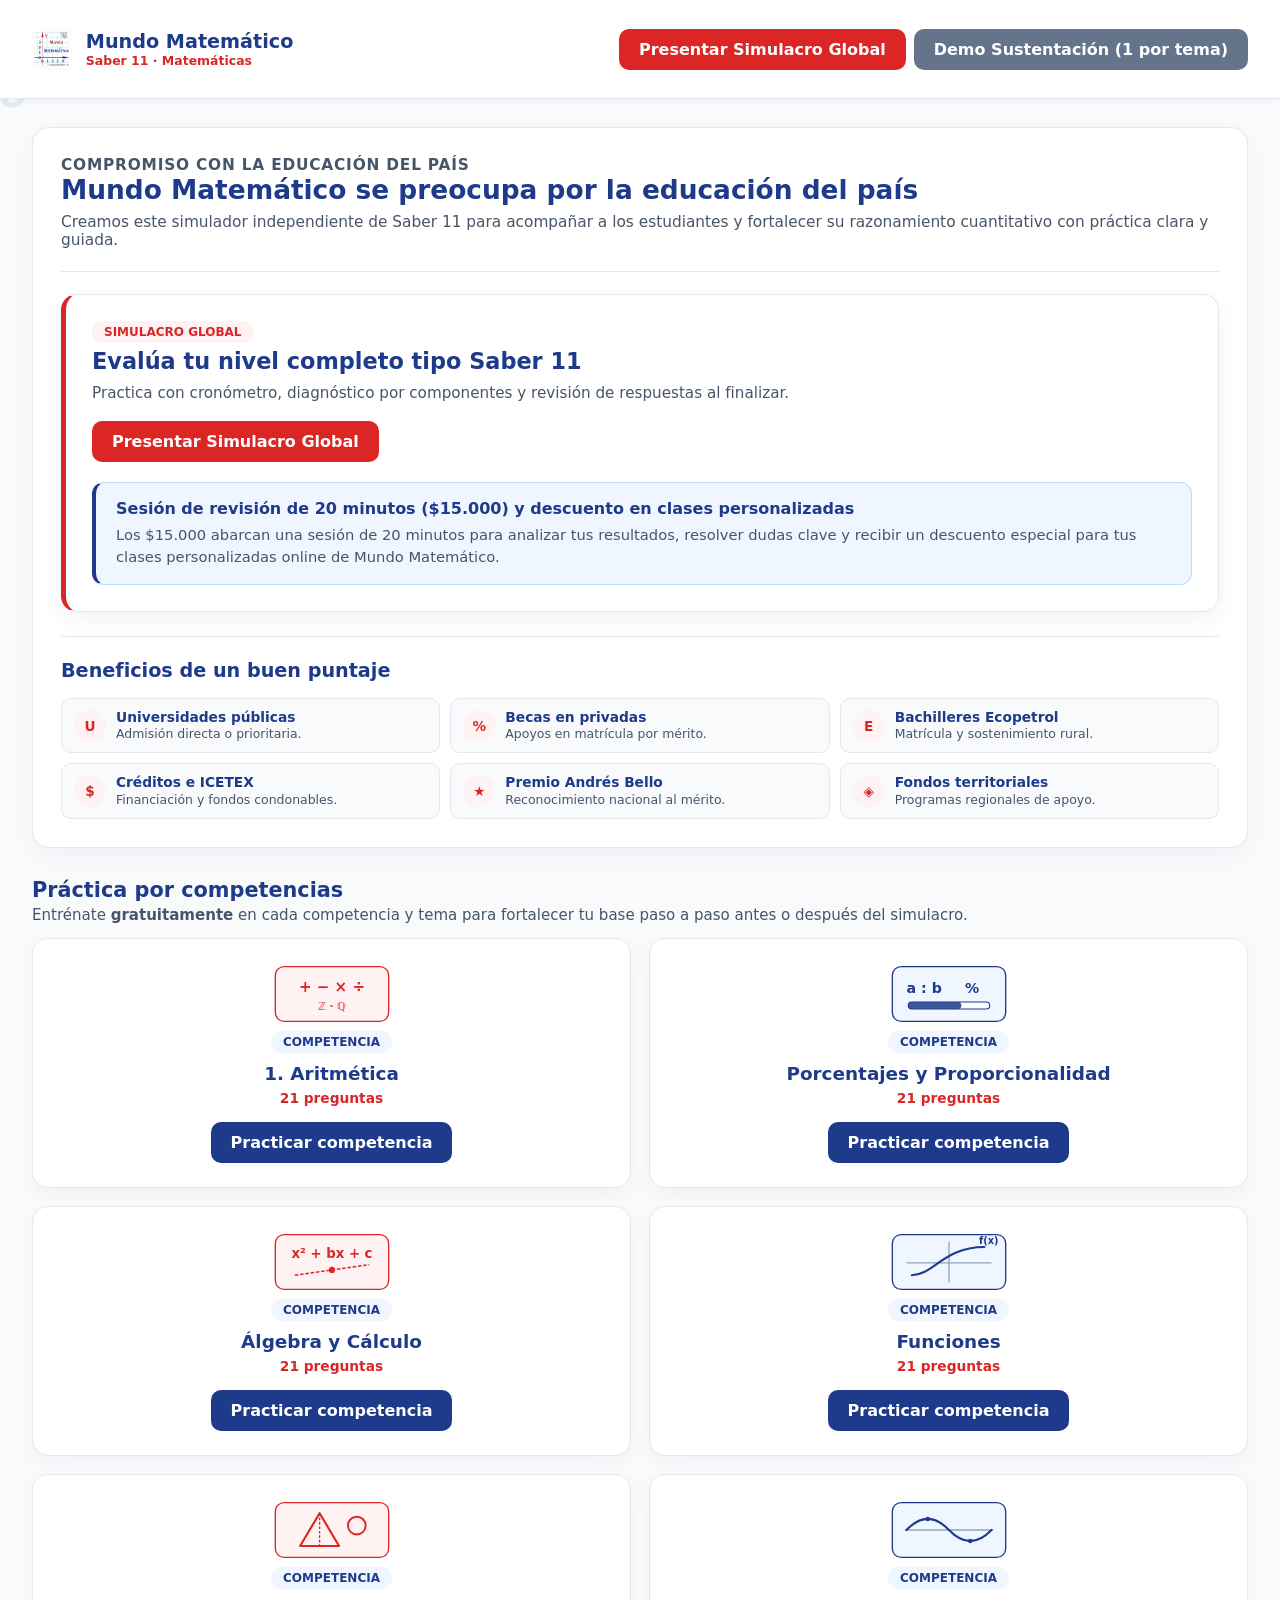
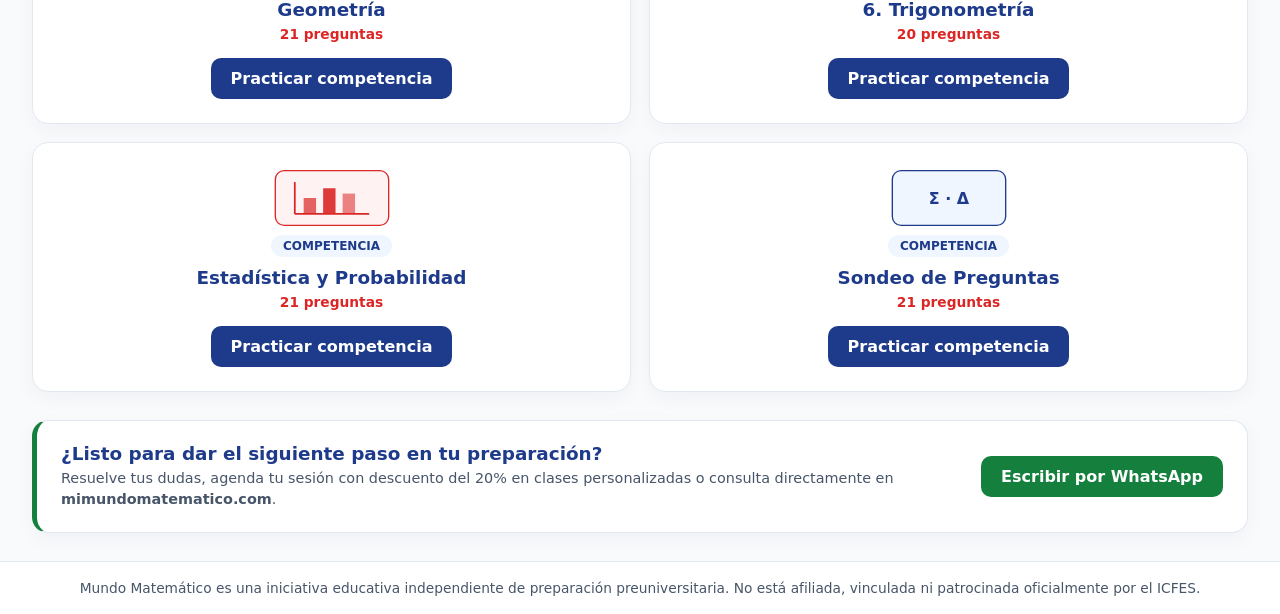
<file: index.html>
<!DOCTYPE html>
<html lang="es">
<head>
  <meta charset="UTF-8" />
  <meta name="viewport" content="width=device-width, initial-scale=1.0" />
  <title>Mundo Matemático — Simulador Saber 11</title>
  <!-- Hoja de estilos principal ubicada en css/estilo.css -->
  <link rel="stylesheet" href="css/estilo.css" />
</head>
<body>

<!-- ======================================================================
       CABECERA SUPERIOR CON LOGO Y ACCESO RÁPIDO AL SIMULACRO GLOBAL
       ====================================================================== -->
  <header class="header-principal">
    <div class="logo-contenedor">
      <!-- Logo ubicado en la raíz del repositorio -->
      <img src="logo.jpg" alt="Logo Mundo Matemático" />
      <div>
        <span class="titulo-sitio">Mundo Matemático</span>
        <span class="sub-saber">Saber 11 · Matemáticas</span>
      </div>
    </div>

    <nav style="display: flex; gap: 8px; flex-wrap: wrap; align-items: center;">
      <a href="prueba.html?todas=1" class="boton boton-rojo" style="margin-top: 0;">Presentar Simulacro Global</a>
      <a href="prueba.html?todas=1&demo=1" class="boton boton-gris" style="margin-top: 0;">Demo Sustentación (1 por tema)</a>
    </nav>
  </header>
  <!-- ======================================================================
       CONTENEDOR PRINCIPAL DE LA PORTADA
       ====================================================================== -->
  <main id="vista" class="contenedor-principal">

    <!-- 1. APERTURA: COMPROMISO CON LA EDUCACIÓN DEL PAÍS -->
    <section class="presentacion-bienvenida">
      <p class="seccion-subtitulo">COMPROMISO CON LA EDUCACIÓN DEL PAÍS</p>
      <h1>Mundo Matemático se preocupa por la educación del país</h1>
      <p>
        Creamos este simulador independiente de Saber 11 para acompañar a los estudiantes y fortalecer su razonamiento cuantitativo con práctica clara y guiada.
      </p>

      <hr class="divisor-interno" />

      <!-- 2. BLOQUE SUPERIOR UNIDO: SIMULACRO GLOBAL + SESIÓN DE 30 MIN ($15.000) Y DESCUENTO -->
      <div class="bloque-simulacro-destacado">
        <span class="badge-rojo">SIMULACRO GLOBAL</span>
        <h2>Evalúa tu nivel completo tipo Saber 11</h2>
        <p>
          Practica con cronómetro, diagnóstico por componentes y revisión de respuestas al finalizar.
        </p>
        <a href="prueba.html?todas=1" class="boton boton-rojo">Presentar Simulacro Global</a>

        <!-- Aviso integrado junto al Simulacro Global: sesión de 20 min ($15.000) + descuento en clases personalizadas -->
        <div class="caja-aviso-azul" style="margin-top: 20px;">
          <h3>Sesión de revisión de 20 minutos ($15.000) y descuento en clases personalizadas</h3>
          <p>
            Los $15.000 abarcan una sesión de 20 minutos para analizar tus resultados, resolver dudas clave y recibir un descuento especial para tus clases personalizadas online de Mundo Matemático.
          </p>
        </div>
      </div>

      <hr class="divisor-interno" />

      <!-- 3. BENEFICIOS DE UN BUEN PUNTAJE COMPACTOS EN FILA PARALELA -->
      <h2 class="subtitulo-beneficios">Beneficios de un buen puntaje</h2>

      <div class="lista-beneficios-compacta">
        <div class="item-beneficio-compacto">
          <div class="circulo-icono">U</div>
          <div>
            <strong>Universidades públicas</strong>
            <span>Admisión directa o prioritaria.</span>
          </div>
        </div>

        <div class="item-beneficio-compacto">
          <div class="circulo-icono">%</div>
          <div>
            <strong>Becas en privadas</strong>
            <span>Apoyos en matrícula por mérito.</span>
          </div>
        </div>

        <div class="item-beneficio-compacto">
          <div class="circulo-icono">E</div>
          <div>
            <strong>Bachilleres Ecopetrol</strong>
            <span>Matrícula y sostenimiento rural.</span>
          </div>
        </div>

        <div class="item-beneficio-compacto">
          <div class="circulo-icono">$</div>
          <div>
            <strong>Créditos e ICETEX</strong>
            <span>Financiación y fondos condonables.</span>
          </div>
        </div>

        <div class="item-beneficio-compacto">
          <div class="circulo-icono">★</div>
          <div>
            <strong>Premio Andrés Bello</strong>
            <span>Reconocimiento nacional al mérito.</span>
          </div>
        </div>

        <div class="item-beneficio-compacto">
          <div class="circulo-icono">◈</div>
          <div>
            <strong>Fondos territoriales</strong>
            <span>Programas regionales de apoyo.</span>
          </div>
        </div>
      </div>
    </section>

    <!-- 4. PRÁCTICA POR TEMAS / COMPETENCIAS (INVITACIÓN A ENTRENAR GRATIS) -->
    <div class="cabecera-competencias">
      <h2 class="titulo-modulos" style="margin-bottom: 0;">Práctica por competencias</h2>
      <p>
        Entrénate <strong>gratuitamente</strong> en cada competencia y tema para fortalecer tu base paso a paso antes o después del simulacro.
      </p>
    </div>
    <div id="rejilla"></div>

    <!-- 5. LLAMADO A LA ACCIÓN CON WHATSAPP Y DOMINIO -->
    <section class="bloque-cta-final">
      <div>
        <h3>¿Listo para dar el siguiente paso en tu preparación?</h3>
        <p>
          Resuelve tus dudas, agenda tu sesión con descuento del 20% en clases personalizadas o consulta directamente en <strong>mimundomatematico.com</strong>.
        </p>
      </div>
      <a
        href="https://wa.me/573115574410?text=Hola%20Mundo%20Matem%C3%A1tico%2C%20vengo%20desde%20mimundomatematico.com%20y%20quiero%20informaci%C3%B3n%20sobre%20la%20sesi%C3%B3n%20de%2030%20minutos%20(%2415)%20y%20clases%20personalizadas."
        target="_blank"
        class="boton boton-verde"
        style="margin-top: 0; white-space: nowrap;"
      >
        Escribir por WhatsApp
      </a>
    </section>

  </main>

  <!-- ======================================================================
       PIE DE PÁGINA CENTRADO
       ====================================================================== -->
  <footer class="footer-principal">
    Mundo Matemático es una iniciativa educativa independiente de preparación preuniversitaria. No está afiliada, vinculada ni patrocinada oficialmente por el ICFES.
  </footer>

  <!-- ======================================================================
       CARGA DE MÓDULOS POR TEMA CON GRÁFICOS VECTORIALES
       ====================================================================== -->
  <script type="module">
    import { cargarTemas } from "./js/temas.js";

    // Genera un gráfico geométrico o matemático limpio según el tema (sin imágenes externas ni aspecto de IA)
    function graficoPorTema(titulo = "", indice = 0) {
      const nombre = String(titulo).toLowerCase();
      const esRojo = indice % 2 === 0;
      const trazo = esRojo ? "#dc2626" : "#1e3a8a";
      const rellenoSuave = esRojo ? "#fef2f2" : "#eff6ff";
      const eje = "#94a3b8";

      const marco = `
        <rect x="6" y="4" width="128" height="62" rx="10" fill="${rellenoSuave}" stroke="${trazo}" stroke-width="1.5" />
      `;

      // 1. Porcentajes y Proporcionalidad (antes de aritmética para que no se confundan)
      if (nombre.includes("porcent") || nombre.includes("proporc") || nombre.includes("razón") || nombre.includes("razon")) {
        return `
          <svg viewBox="0 0 140 70" width="126" height="62" aria-hidden="true" style="margin-bottom: 6px;">
            ${marco}
            <text x="42" y="34" text-anchor="middle" fill="${trazo}" font-size="16" font-weight="800" font-family="system-ui, sans-serif">a : b</text>
            <text x="96" y="34" text-anchor="middle" fill="${trazo}" font-size="16" font-weight="800" font-family="system-ui, sans-serif">%</text>
            <rect x="24" y="44" width="92" height="8" rx="4" fill="#ffffff" stroke="${trazo}" stroke-width="1.2" />
            <rect x="24" y="44" width="60" height="8" rx="4" fill="${trazo}" opacity="0.85" />
          </svg>
        `;
      }

      // 2. Aritmética
      if (nombre.includes("aritm")) {
        return `
          <svg viewBox="0 0 140 70" width="126" height="62" aria-hidden="true" style="margin-bottom: 6px;">
            ${marco}
            <text x="70" y="33" text-anchor="middle" fill="${trazo}" font-size="17" font-weight="800" font-family="system-ui, sans-serif">+  −  ×  ÷</text>
            <text x="70" y="53" text-anchor="middle" fill="${trazo}" font-size="12" font-weight="700" font-family="system-ui, sans-serif" opacity="0.85">ℤ · ℚ</text>
          </svg>
        `;
      }

      // 3. Funciones (plano cartesiano con curva f(x))
      if (nombre.includes("func")) {
        return `
          <svg viewBox="0 0 140 70" width="126" height="62" aria-hidden="true" style="margin-bottom: 6px;">
            ${marco}
            <line x1="22" y1="36" x2="118" y2="36" stroke="${eje}" stroke-width="1.5" />
            <line x1="70" y1="12" x2="70" y2="58" stroke="${eje}" stroke-width="1.5" />
            <path d="M 28,50 C 52,50 64,18 110,18" fill="none" stroke="${trazo}" stroke-width="2.4" stroke-linecap="round" />
            <text x="104" y="15" fill="${trazo}" font-size="11" font-weight="800" font-family="system-ui, sans-serif">f(x)</text>
          </svg>
        `;
      }

      // 4. Trigonometría (onda periódica sen/cos)
      if (nombre.includes("trigon") || nombre.includes("seno") || nombre.includes("coseno")) {
        return `
          <svg viewBox="0 0 140 70" width="126" height="62" aria-hidden="true" style="margin-bottom: 6px;">
            ${marco}
            <line x1="20" y1="35" x2="120" y2="35" stroke="${eje}" stroke-width="1.5" />
            <path d="M 22,35 Q 46,10 70,35 T 118,35" fill="none" stroke="${trazo}" stroke-width="2.4" stroke-linecap="round" />
            <circle cx="46" cy="22.5" r="2.5" fill="${trazo}" />
            <circle cx="94" cy="47.5" r="2.5" fill="${trazo}" />
          </svg>
        `;
      }

      // 5. Álgebra y Cálculo (expresión algebraica + recta tangente/variación)
      if (nombre.includes("álgebr") || nombre.includes("algebra") || nombre.includes("cálcul") || nombre.includes("calculo")) {
        return `
          <svg viewBox="0 0 140 70" width="126" height="62" aria-hidden="true" style="margin-bottom: 6px;">
            ${marco}
            <text x="70" y="30" text-anchor="middle" fill="${trazo}" font-size="15" font-weight="800" font-family="system-ui, sans-serif">x² + bx + c</text>
            <line x1="28" y1="50" x2="112" y2="38" stroke="${trazo}" stroke-width="1.8" stroke-dasharray="4,2" />
            <circle cx="70" cy="44" r="3.5" fill="${trazo}" />
          </svg>
        `;
      }

      // 6. Geometría / Espacial
      if (nombre.includes("geometr") || nombre.includes("espacial") || nombre.includes("triángul") || nombre.includes("figura")) {
        return `
          <svg viewBox="0 0 140 70" width="126" height="62" aria-hidden="true" style="margin-bottom: 6px;">
            ${marco}
            <polygon points="34,53 56,16 78,53" fill="none" stroke="${trazo}" stroke-width="2.4" stroke-linejoin="round" />
            <line x1="56" y1="16" x2="56" y2="53" stroke="${trazo}" stroke-width="1.5" stroke-dasharray="3,2" />
            <circle cx="98" cy="30" r="10" fill="none" stroke="${trazo}" stroke-width="2.2" />
          </svg>
        `;
      }

      // 7. Estadística / Probabilidad
      if (nombre.includes("estad") || nombre.includes("probab") || nombre.includes("datos")) {
        return `
          <svg viewBox="0 0 140 70" width="126" height="62" aria-hidden="true" style="margin-bottom: 6px;">
            ${marco}
            <line x1="28" y1="53" x2="112" y2="53" stroke="${trazo}" stroke-width="2" />
            <line x1="28" y1="17" x2="28" y2="53" stroke="${trazo}" stroke-width="2" />
            <rect x="38" y="35" width="14" height="18" fill="${trazo}" opacity="0.7" />
            <rect x="60" y="24" width="14" height="29" fill="${trazo}" opacity="0.9" />
            <rect x="82" y="30" width="14" height="23" fill="${trazo}" opacity="0.55" />
          </svg>
        `;
      }

      // Respaldo general
      return `
        <svg viewBox="0 0 140 70" width="126" height="62" aria-hidden="true" style="margin-bottom: 6px;">
          ${marco}
          <text x="70" y="42" text-anchor="middle" fill="${trazo}" font-size="18" font-weight="800" font-family="system-ui, sans-serif">Σ · Δ</text>
        </svg>
      `;
    }

    async function iniciarMenu() {
      const rejilla = document.getElementById("rejilla");
      if (!rejilla) return;

      try {
        const temas = await cargarTemas();
        if (!Array.isArray(temas) || !temas.length) {
          rejilla.innerHTML = `<div class="tarjeta"><p>No hay módulos disponibles.</p></div>`;
          return;
        }

        rejilla.innerHTML = temas.map((t, i) => {
          const idTema = encodeURIComponent(t.id || t.carpeta);
          const titulo = t.titulo || t.carpeta || "Módulo";
          const totalPreguntas = Array.isArray(t.preguntas) ? t.preguntas.length : 0;
          const ilustracionTema = graficoPorTema(titulo, i);

          return `
            <article class="tarjeta">
              ${ilustracionTema}
              <span class="badge">COMPETENCIA</span>
              <h2>${titulo}</h2>
              <p class="subtitulo">${totalPreguntas > 0 ? `${totalPreguntas} preguntas` : "Práctica focalizada"}</p>
              <a href="prueba.html?tema=${idTema}" class="boton">Practicar competencia</a>
            </article>
          `;
        }).join("");
      } catch (err) {
        rejilla.innerHTML = `<div class="tarjeta"><p>Error al cargar <code>indice.json</code>.</p></div>`;
      }
    }

    iniciarMenu();
  </script>
</body>
</html>
</file>
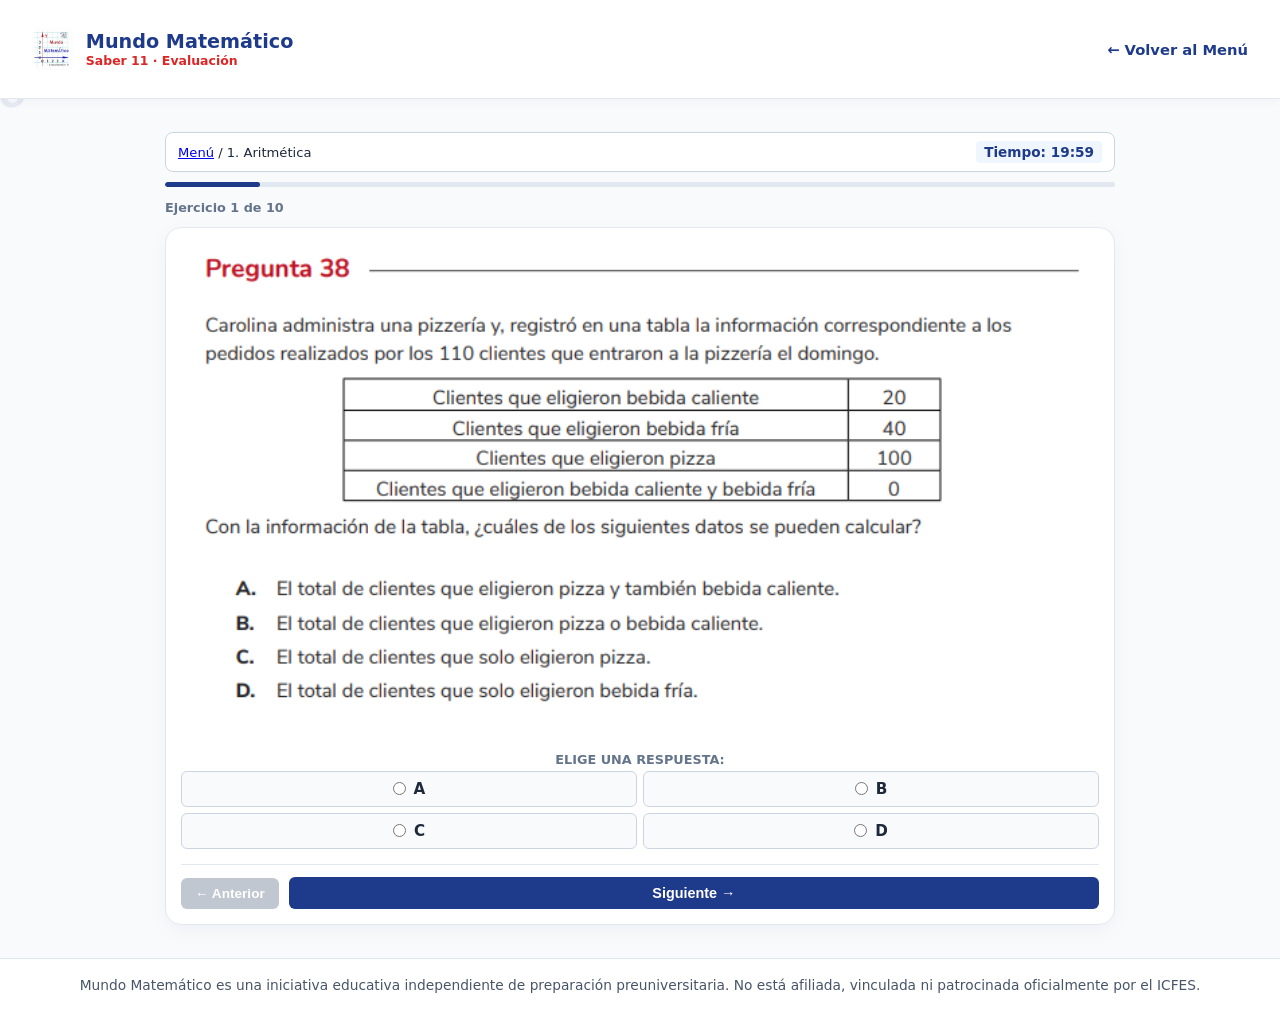
<file: prueba.html>
<!DOCTYPE html>
<html lang="es">
<head>
  <meta charset="UTF-8" />
  <meta name="viewport" content="width=device-width, initial-scale=1.0" />
  <title>Prueba — Mundo Matemático</title>
  <!-- Enlaza la hoja de estilos principal en css/estilo.css -->
  <link rel="stylesheet" href="css/estilo.css" />
</head>
<body>

  <!-- ======================================================================
       CABECERA SUPERIOR CON LOGO Y REGRESO AL MENÚ
       ====================================================================== -->
  <header class="header-principal">
    <div class="logo-contenedor">
      <img src="logo.jpg" alt="Logo Mundo Matemático" />
      <div>
        <span class="titulo-sitio">Mundo Matemático</span>
        <span class="sub-saber">Saber 11 · Evaluación</span>
      </div>
    </div>

    <nav>
      <a href="index.html" class="link-nav">← Volver al Menú</a>
    </nav>
  </header>

  <!-- ======================================================================
       CONTENEDOR PRINCIPAL DONDE RENDERIZA js/prueba.js
       ====================================================================== -->
  <main id="vista" class="contenedor-principal"></main>

  <!-- ======================================================================
       PIE DE PÁGINA CENTRADO
       ====================================================================== -->
  <footer class="footer-principal">
    Mundo Matemático es una iniciativa educativa independiente de preparación preuniversitaria. No está afiliada, vinculada ni patrocinada oficialmente por el ICFES.
  </footer>

  <!-- ======================================================================
       MOTOR DE PRUEBAS Y SIMULACROS
       ====================================================================== -->
  <script type="module" src="js/prueba.js"></script>
</body>
</html>
</file>
<file: css/estilo.css>
/* ==============================================================================
   MUNDO MATEMÁTICO — HOJA DE ESTILOS PRINCIPAL (css/estilo.css)
   ==============================================================================
   - Reduce el espacio sobrante a los lados en escritorio
   - Mantiene marca de agua matemática sutil pero visible
   - Mezcla mejor azul institucional, rojo de acción, verde WhatsApp y gris
   - Organiza casillas y botones en filas paralelas de 2 columnas (dos a dos)
   - Centra el pie de página en todas las vistas
   ============================================================================== */

:root {
  --azul: #1e3a8a;
  --azul-oscuro: #172554;
  --azul-claro: #eff6ff;
  --rojo: #dc2626;
  --rojo-oscuro: #b91c1c;
  --rojo-claro: #fef2f2;
  --verde: #15803d;
  --verde-oscuro: #166534;
  --gris: #64748b;
  --gris-oscuro: #475569;
  --circulo-bg: #f1f5f9;
  --borde-suave: #e2e8f0;
  --fondo: #f8fafc;
  --texto: #1e293b;
  --texto-suave: #475569;
}

/* Base con pie pegado al final */
html, body {
  margin: 0;
  padding: 0;
  width: 100%;
  min-height: 100vh;
  font-family: system-ui, -apple-system, "Segoe UI", Roboto, sans-serif;
  background-color: var(--fondo);
  color: var(--texto);
  display: flex;
  flex-direction: column;
  position: relative;
  z-index: 0;
  overflow-x: hidden;
}

/* Marca de agua sutil pero perceptible */
body::before {
  content: "MUNDO MATEMÁTICO   Δ   π   e   ϕ   θ   ∫   ∑   ∞   √   MUNDO MATEMÁTICO   Δ   π   e   ϕ   θ   ∫   ∑   ∞   √   MUNDO MATEMÁTICO   Δ   π   e   ϕ   θ   ∫   ∑   ∞   √   MUNDO MATEMÁTICO   Δ   π   e   ϕ   θ   ∫   ∑   ∞   √";
  position: fixed;
  top: -35%;
  left: -35%;
  width: 170vw;
  height: 170vh;
  display: block;
  text-align: center;
  font-size: 2rem;
  font-weight: 800;
  color: rgba(30, 58, 138, 0.085);
  white-space: pre-wrap;
  word-spacing: 28px;
  line-height: 4.5rem;
  letter-spacing: 6px;
  transform: rotate(-16deg);
  z-index: 0;
  pointer-events: none;
  user-select: none;
}

.header-principal,
.contenedor-principal,
.footer-principal {
  position: relative;
  z-index: 1;
}

/* Cabecera superior */
.header-principal {
  width: 100%;
  box-sizing: border-box;
  display: flex;
  align-items: center;
  justify-content: space-between;
  padding: 14px 32px;
  background: #ffffff;
  border-bottom: 1px solid var(--borde-suave);
  box-shadow: 0 2px 10px rgba(15, 23, 42, 0.04);
}

.logo-contenedor {
  display: flex;
  align-items: center;
  gap: 12px;
}

.logo-contenedor img {
  height: 42px;
  width: auto;
  max-width: 120px;
  object-fit: contain;
  display: block;
  border-radius: 8px;
}

.titulo-sitio {
  font-size: 1.2rem;
  color: var(--azul);
  margin: 0;
  font-weight: 800;
  display: block;
}

.sub-saber {
  font-size: 0.78rem;
  font-weight: 700;
  color: var(--rojo);
  display: block;
}

.link-nav {
  color: var(--azul);
  font-weight: 700;
  text-decoration: none;
  font-size: 0.92rem;
}

.link-nav:hover {
  text-decoration: underline;
}

/* Contenedor central más amplio para reducir exceso de espacio lateral */
.contenedor-principal {
  max-width: 1220px;
  width: 95%;
  margin: 28px auto;
  box-sizing: border-box;
  flex: 1 0 auto;
}

/* Bloque destacado del Simulacro Global */
.bloque-simulacro-destacado {
  background: #ffffff;
  border: 1px solid var(--borde-suave);
  border-left: 5px solid var(--rojo);
  border-radius: 16px;
  padding: 26px;
  margin-bottom: 24px;
  box-shadow: 0 8px 24px rgba(15, 23, 42, 0.05);
  box-sizing: border-box;
}

.bloque-simulacro-destacado h2 {
  color: var(--azul);
  font-size: 1.4rem;
  margin: 8px 0 8px 0;
  font-weight: 800;
}

.bloque-simulacro-destacado p {
  color: var(--texto-suave);
  font-size: 0.95rem;
  margin: 0 0 16px 0;
  line-height: 1.5;
}

/* Presentación y beneficios */
.presentacion-bienvenida {
  background: #ffffff;
  border: 1px solid var(--borde-suave);
  border-radius: 16px;
  padding: 28px;
  margin-bottom: 30px;
  box-shadow: 0 8px 24px rgba(15, 23, 42, 0.04);
  box-sizing: border-box;
}

.seccion-subtitulo {
  font-size: 0.78rem;
  font-weight: 800;
  color: var(--rojo);
  text-transform: uppercase;
  margin: 0 0 6px 0;
  letter-spacing: 0.8px;
}

.presentacion-bienvenida h1 {
  color: var(--azul);
  margin: 0 0 8px 0;
  font-size: 1.65rem;
}

.presentacion-bienvenida > p {
  color: var(--texto-suave);
  margin: 0;
  font-size: 0.96rem;
}

.divisor-interno {
  border: 0;
  border-top: 1px solid var(--borde-suave);
  margin: 22px 0;
}

.subtitulo-beneficios {
  color: var(--azul);
  font-size: 1.2rem;
  margin: 0 0 16px 0;
  font-weight: 800;
}

/* Rejillas dos a dos (beneficios, módulos y botones finales) */
.rejilla-beneficios,
.rejilla-dos-a-dos,
#rejilla {
  display: grid;
  grid-template-columns: repeat(2, 1fr);
  gap: 18px;
  width: 100%;
  box-sizing: border-box;
}

.cuadro-beneficio {
  background: #ffffff;
  border: 1px solid var(--borde-suave);
  border-radius: 16px;
  padding: 22px 18px;
  text-align: center;
  display: flex;
  flex-direction: column;
  align-items: center;
  gap: 8px;
  box-shadow: 0 6px 18px rgba(15, 23, 42, 0.04);
  box-sizing: border-box;
}

.circulo-icono {
  width: 50px;
  height: 50px;
  border-radius: 50%;
  background: var(--rojo-claro);
  color: var(--rojo);
  display: flex;
  align-items: center;
  justify-content: center;
  font-weight: 800;
  font-size: 1.1rem;
  margin-bottom: 4px;
}

.cuadro-beneficio:nth-child(even) .circulo-icono,
.tarjeta:nth-child(even) .circulo-icono {
  color: var(--azul);
  background: var(--azul-claro);
}

.cuadro-beneficio h3 {
  color: var(--azul);
  margin: 0;
  font-size: 1rem;
  font-weight: 800;
}

.cuadro-beneficio p {
  color: var(--texto-suave);
  font-size: 0.88rem;
  line-height: 1.45;
  margin: 0;
  max-width: 320px;
}

/* Caja de aviso junto al Simulacro Global */
.caja-aviso-azul {
  background: var(--azul-claro);
  border: 1px solid #bfdbfe;
  border-left: 4px solid var(--azul);
  border-radius: 12px;
  padding: 16px 20px;
  text-align: left;
}

.caja-aviso-azul h3 {
  color: var(--azul);
  margin: 0 0 6px 0;
  font-size: 1rem;
  font-weight: 800;
}

.caja-aviso-azul p {
  color: var(--texto-suave);
  font-size: 0.92rem;
  margin: 0;
  line-height: 1.5;
}

/* Módulos por tema */
.titulo-modulos {
  color: var(--azul);
  font-size: 1.3rem;
  margin: 0 0 18px 0;
  font-weight: 800;
}

.tarjeta,
.panel-pregunta {
  background: #ffffff;
  border: 1px solid var(--borde-suave);
  border-radius: 16px;
  box-shadow: 0 6px 20px rgba(15, 23, 42, 0.04);
  padding: 24px;
  display: flex;
  flex-direction: column;
  align-items: center;
  text-align: center;
  box-sizing: border-box;
}

.badge,
.badge-rojo {
  padding: 4px 12px;
  border-radius: 999px;
  font-weight: 800;
  font-size: 0.75rem;
  margin-bottom: 10px;
}

.badge {
  background: var(--azul-claro);
  color: var(--azul);
}

.badge-rojo {
  background: var(--rojo-claro);
  color: var(--rojo);
}

.tarjeta h2 {
  font-size: 1.15rem;
  color: var(--azul);
  margin: 0 0 6px 0;
  font-weight: 800;
}

.tarjeta .subtitulo {
  color: var(--rojo);
  font-weight: 700;
  font-size: 0.86rem;
  margin: 0 0 16px 0;
}

img,
.pregunta-img {
  max-width: 100%;
  height: auto;
  display: block;
  margin: 14px auto;
  border-radius: 10px;
}

/* Botones con variedad cromática */
.boton,
button,
.btn {
  background: var(--azul);
  color: #ffffff;
  border: none;
  padding: 11px 20px;
  border-radius: 10px;
  font-weight: 700;
  cursor: pointer;
  text-decoration: none;
  display: inline-block;
  text-align: center;
  transition: background 0.2s ease;
  margin-top: auto;
  box-sizing: border-box;
}

.boton:hover,
button:hover {
  background: var(--azul-oscuro);
}

.boton-rojo {
  background: var(--rojo) !important;
  color: #ffffff !important;
}

.boton-rojo:hover {
  background: var(--rojo-oscuro) !important;
}

.boton-verde {
  background: var(--verde) !important;
  color: #ffffff !important;
}

.boton-verde:hover {
  background: var(--verde-oscuro) !important;
}

.boton-gris {
  background: var(--gris) !important;
  color: #ffffff !important;
}

.boton-gris:hover {
  background: var(--gris-oscuro) !important;
}

/* Centrado de bloques dentro de #vista en prueba.html */
#vista > div {
  margin-left: auto;
  margin-right: auto;
}

/* Pie de página centrado */
.footer-principal {
  width: 100%;
  box-sizing: border-box;
  text-align: center;
  padding: 18px 24px;
  color: var(--texto-suave);
  font-size: 0.86rem;
  border-top: 1px solid var(--borde-suave);
  background: #ffffff;
  margin-top: auto;
}

.oculto {
  display: none !important;
}

@media (max-width: 680px) {
  .rejilla-beneficios,
  .rejilla-dos-a-dos,
  #rejilla {
    grid-template-columns: 1fr;
  }

  .header-principal {
    padding: 12px 16px;
    flex-wrap: wrap;
    gap: 10px;
  }

  .contenedor-principal {
    width: 95%;
    margin: 20px auto;
  }
}
/* ==============================================================================
   BENEFICIOS COMPACTOS EN FILA PARALELA + BLOQUE CTA WHATSAPP Y DOMINIO
   ============================================================================== */
.lista-beneficios-compacta {
  display: grid;
  grid-template-columns: repeat(3, 1fr);
  gap: 10px;
  margin-top: 10px;
}

.item-beneficio-compacto {
  display: flex;
  align-items: center;
  gap: 10px;
  background: #f8fafc;
  border: 1px solid var(--borde-suave);
  border-radius: 10px;
  padding: 10px 12px;
  text-align: left;
  box-sizing: border-box;
}

.item-beneficio-compacto .circulo-icono {
  width: 32px;
  height: 32px;
  min-width: 32px;
  font-size: 0.85rem;
  margin-bottom: 0;
}

.item-beneficio-compacto strong {
  display: block;
  font-size: 0.86rem;
  color: var(--azul);
  line-height: 1.25;
}

.item-beneficio-compacto span {
  display: block;
  font-size: 0.78rem;
  color: var(--texto-suave);
  line-height: 1.3;
}

.cabecera-competencias {
  margin-bottom: 14px;
}

.cabecera-competencias p {
  margin: 4px 0 0 0;
  color: var(--texto-suave);
  font-size: 0.94rem;
}

.bloque-cta-final {
  margin-top: 28px;
  background: #ffffff;
  border: 1px solid var(--borde-suave);
  border-left: 5px solid var(--verde);
  border-radius: 16px;
  padding: 22px 24px;
  display: flex;
  align-items: center;
  justify-content: space-between;
  gap: 18px;
  box-shadow: 0 6px 20px rgba(15, 23, 42, 0.04);
  box-sizing: border-box;
}

.bloque-cta-final h3 {
  margin: 0 0 4px 0;
  color: var(--azul);
  font-size: 1.15rem;
}

.bloque-cta-final p {
  margin: 0;
  color: var(--texto-suave);
  font-size: 0.9rem;
  line-height: 1.45;
}

@media (max-width: 900px) {
  .lista-beneficios-compacta {
    grid-template-columns: repeat(2, 1fr);
  }
}

@media (max-width: 680px) {
  .lista-beneficios-compacta {
    grid-template-columns: 1fr;
  }

  .bloque-cta-final {
    flex-direction: column;
    align-items: flex-start;
  }
}
</file>
